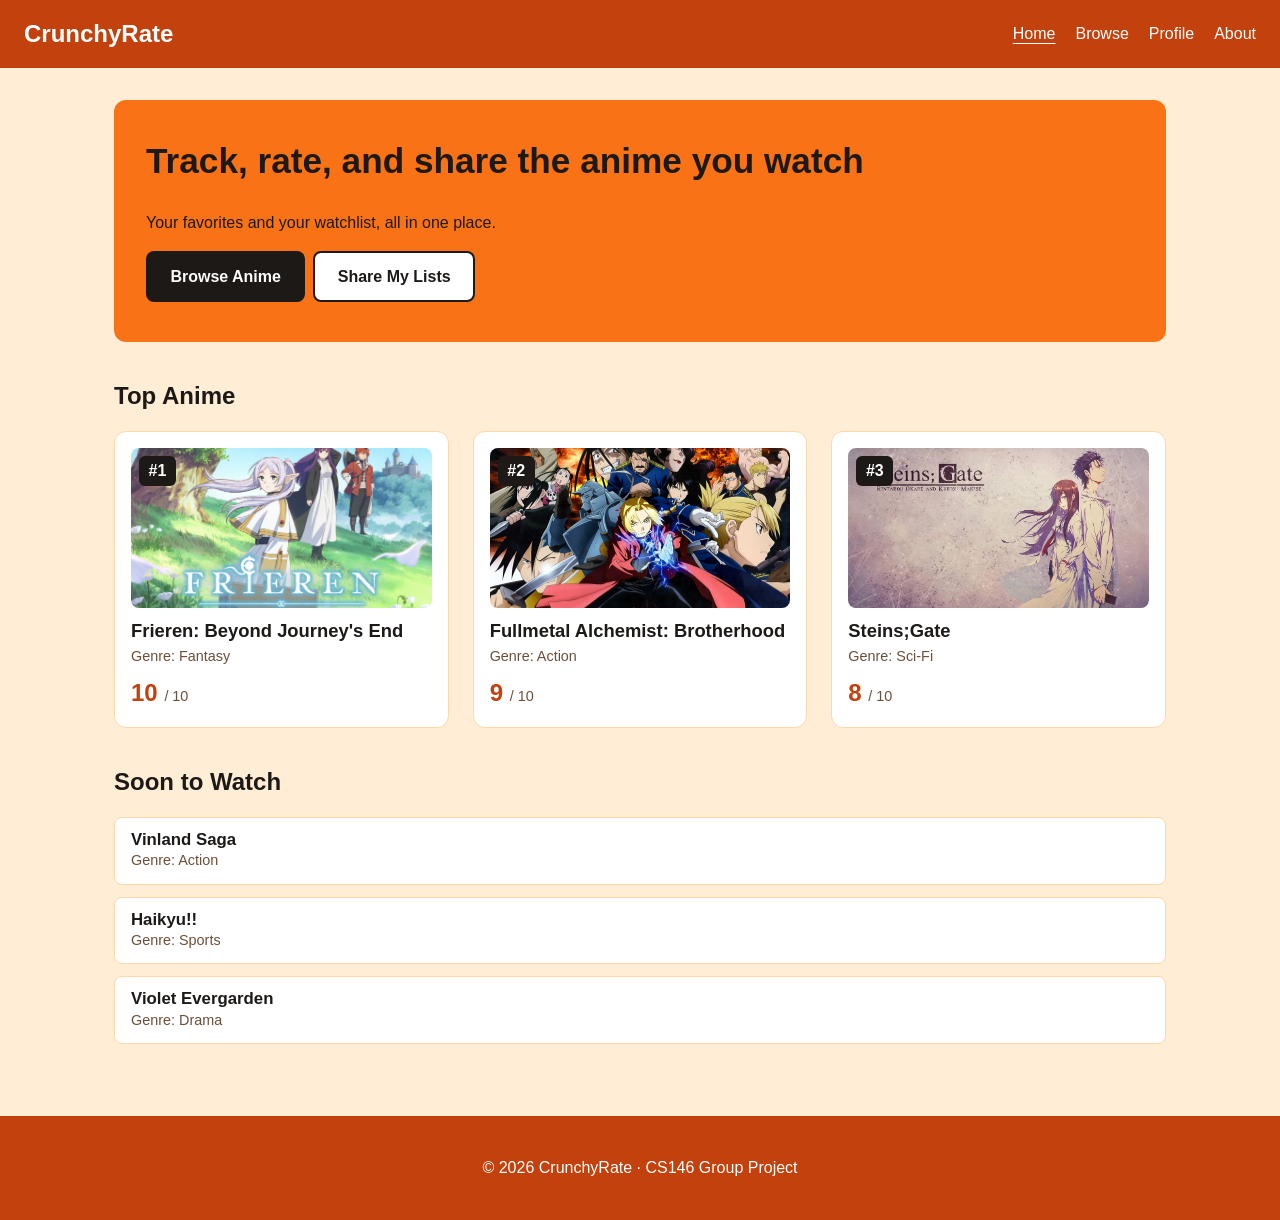
<file: index.html>
<!DOCTYPE html>
<html lang="en">
<head>
  <meta charset="utf-8">
  <meta name="viewport" content="width=device-width, initial-scale=1">
  <title>CrunchyRate - Home</title>
  <link rel="stylesheet" href="styles.css">
</head>
<body>
  <header class="site-header">
    <a class="logo" href="index.html">CrunchyRate</a>
    <nav aria-label="Main navigation">
      <ul class="nav-links">
        <li><a href="index.html" aria-current="page">Home</a></li>
        <li><a href="browse.html">Browse</a></li>
        <li><a href="profile.html">Profile</a></li>
        <li><a href="about.html">About</a></li>
      </ul>
    </nav>
  </header>

  <main>
    <section class="hero">
      <h1>Track, rate, and share the anime you watch</h1>
      <p>Your favorites and your watchlist, all in one place.</p>
      <div class="button-row">
        <a class="button" href="browse.html">Browse Anime</a>
        <!-- User Story 5: Share takes a snapshot of your lists -->
        <a class="button secondary" href="snapshot.html">Share My Lists</a>
      </div>
    </section>

    <!-- User Story 1: top 3 rated anime, highest to lowest -->
    <section aria-labelledby="top-anime-heading">
      <h2 id="top-anime-heading">Top Anime</h2>
      <ol class="card-grid ranked">
        <li class="card">
          <div class="card-art art-1" ><img src="./assets/frieren.jpg" alt="frieren poster"></div>
          <h3>Frieren: Beyond Journey's End</h3>
          <p class="meta">Genre: Fantasy</p>
          <p class="score">10 <span>/ 10</span></p>
        </li>
        <li class="card">
          <div class="card-art art-2" ><img src="./assets/fullmetal.jpg" alt="fullmetal alchemist poster"></div>
          <h3>Fullmetal Alchemist: Brotherhood</h3>
          <p class="meta">Genre: Action</p>
          <p class="score">9 <span>/ 10</span></p>
        </li>
        <li class="card">
          <div class="card-art art-3" ><img src="./assets/steinsgate.jpg" alt="steinsgate poster"></div>
          <h3>Steins;Gate</h3>
          <p class="meta">Genre: Sci-Fi</p>
          <p class="score">8 <span>/ 10</span></p>
        </li>
      </ol>
    </section>

    <!-- User Story 2: watchlist shown on the front page -->
    <section aria-labelledby="soon-heading">
      <h2 id="soon-heading">Soon to Watch</h2>
      <ul class="row-list">
        <li class="row">
          <div class="row-info">
            <h3>Vinland Saga</h3>
            <p class="meta">Genre: Action</p>
          </div>
        </li>
        <li class="row">
          <div class="row-info">
            <h3>Haikyu!!</h3>
            <p class="meta">Genre: Sports</p>
          </div>
        </li>
        <li class="row">
          <div class="row-info">
            <h3>Violet Evergarden</h3>
            <p class="meta">Genre: Drama</p>
          </div>
        </li>
      </ul>
    </section>
  </main>

  <footer class="site-footer">
    <p>&copy; 2026 CrunchyRate &middot; CS146 Group Project</p>
  </footer>
</body>
</html>
</file>
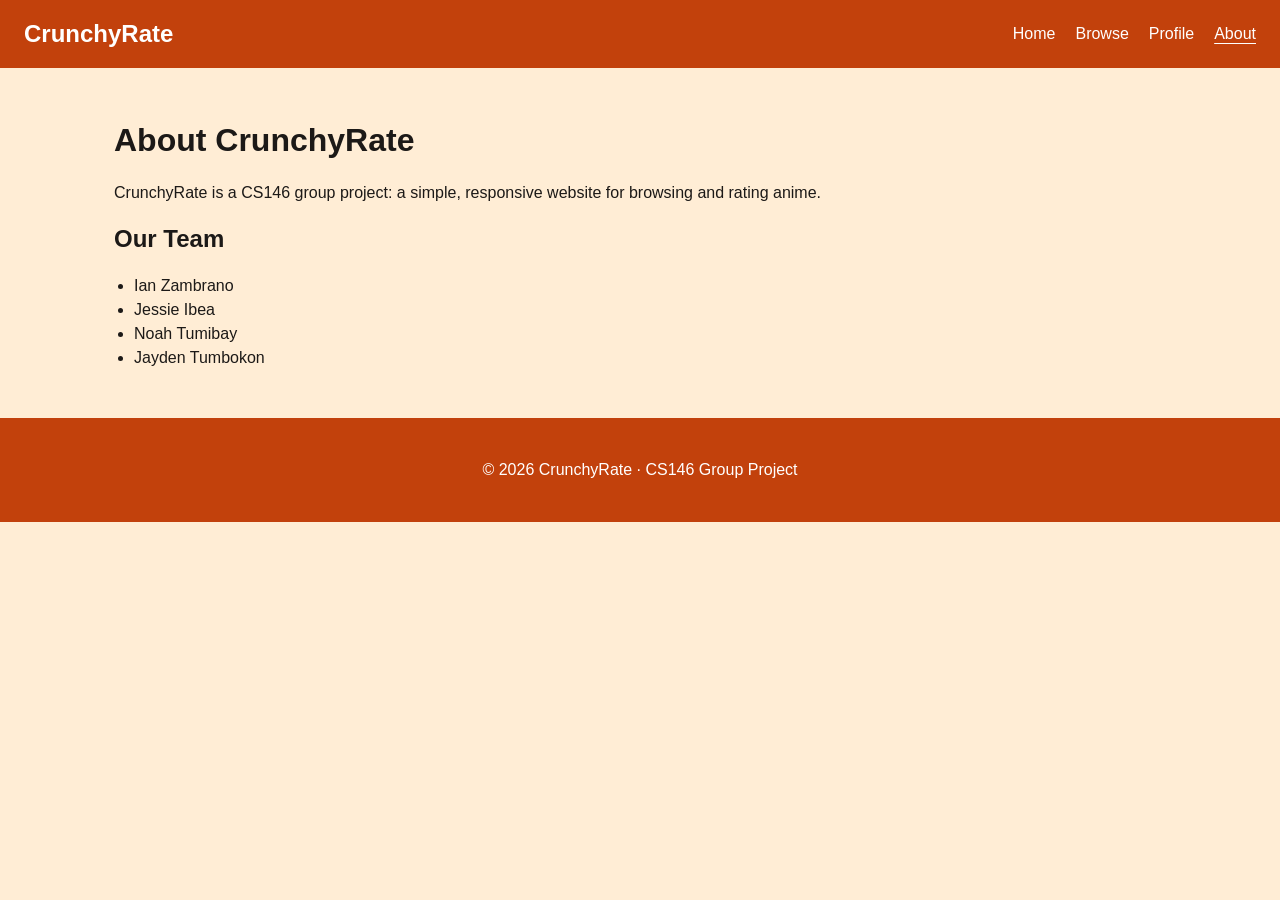
<file: about.html>
<!DOCTYPE html>
<html lang="en">
<head>
  <meta charset="utf-8">
  <meta name="viewport" content="width=device-width, initial-scale=1">
  <title>CrunchyRate - About</title>
  <link rel="stylesheet" href="styles.css">
</head>
<body>
  <header class="site-header">
    <a class="logo" href="index.html">CrunchyRate</a>
    <nav aria-label="Main navigation">
      <ul class="nav-links">
        <li><a href="index.html">Home</a></li>
        <li><a href="browse.html">Browse</a></li>
        <li><a href="profile.html">Profile</a></li>
        <li><a href="about.html" aria-current="page">About</a></li>
      </ul>
    </nav>
  </header>

  <main>
    <h1>About CrunchyRate</h1>
    <p>CrunchyRate is a CS146 group project: a simple, responsive website for browsing and rating anime.</p>

    <h2>Our Team</h2>
    <ul class="team-list">
      <li>Ian Zambrano</li>
      <li>Jessie Ibea</li>
      <li>Noah Tumibay</li>
      <li>Jayden Tumbokon</li>
    </ul>
  </main>

  <footer class="site-footer">
    <p>&copy; 2026 CrunchyRate &middot; CS146 Group Project</p>
  </footer>
</body>
</html>
</file>
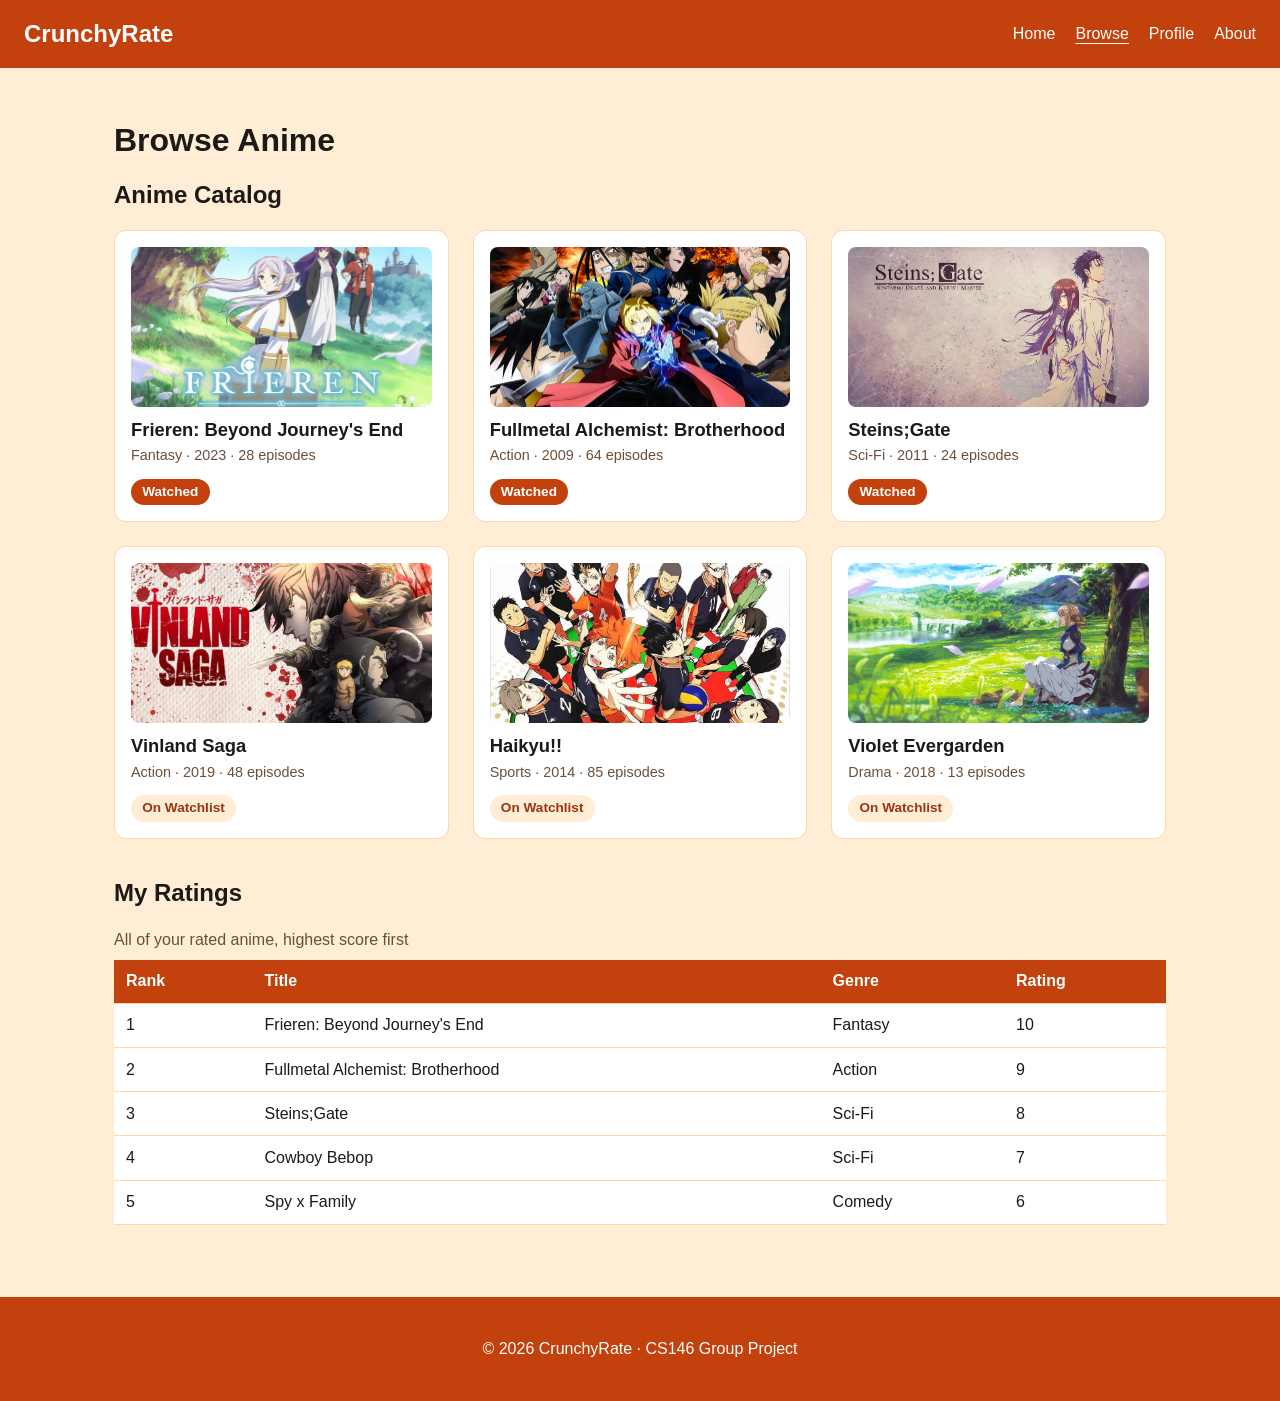
<file: browse.html>
<!DOCTYPE html>
<html lang="en">
<head>
  <meta charset="utf-8">
  <meta name="viewport" content="width=device-width, initial-scale=1">
  <title>CrunchyRate - Browse</title>
  <link rel="stylesheet" href="styles.css">
</head>
<body>
  <header class="site-header">
    <a class="logo" href="index.html">CrunchyRate</a>
    <nav aria-label="Main navigation">
      <ul class="nav-links">
        <li><a href="index.html">Home</a></li>
        <li><a href="browse.html" aria-current="page">Browse</a></li>
        <li><a href="profile.html">Profile</a></li>
        <li><a href="about.html">About</a></li>
      </ul>
    </nav>
  </header>

  <main>
    <h1>Browse Anime</h1>

    <section aria-labelledby="catalog-heading">
      <h2 id="catalog-heading">Anime Catalog</h2>
      <div class="card-grid">
        <article class="card">
          <div class="card-art art-1" ><img src="./assets/frieren.jpg" alt="frieren poster"></div>
          <h3>Frieren: Beyond Journey's End</h3>
          <p class="meta">Fantasy &middot; 2023 &middot; 28 episodes</p>
          <p class="badge watched">Watched</p>
        </article>
        <article class="card">
          <div class="card-art art-2" ><img src="./assets/fullmetal.jpg" alt="fullmetal alchemist poster"></div>
          <h3>Fullmetal Alchemist: Brotherhood</h3>
          <p class="meta">Action &middot; 2009 &middot; 64 episodes</p>
          <p class="badge watched">Watched</p>
        </article>
        <article class="card">
          <div class="card-art art-3" ><img src="./assets/steinsgate.jpg" alt="steinsgate poster"></div>
          <h3>Steins;Gate</h3>
          <p class="meta">Sci-Fi &middot; 2011 &middot; 24 episodes</p>
          <p class="badge watched">Watched</p>
        </article>
        <article class="card">
          <div class="card-art art-4" ><img src="./assets/vinland.jpg" alt="vinland saga poster"></div>
          <h3>Vinland Saga</h3>
          <p class="meta">Action &middot; 2019 &middot; 48 episodes</p>
          <p class="badge">On Watchlist</p>
        </article>
        <article class="card">
          <div class="card-art art-5" ><img src="./assets/haikyuu.jpg" alt="haikyuu poster"></div>
          <h3>Haikyu!!</h3>
          <p class="meta">Sports &middot; 2014 &middot; 85 episodes</p>
          <p class="badge">On Watchlist</p>
        </article>
        <article class="card">
          <div class="card-art art-6" ><img src="./assets/violet.jpg" alt="violetevergarden poster"></div>
          <h3>Violet Evergarden</h3>
          <p class="meta">Drama &middot; 2018 &middot; 13 episodes</p>
          <p class="badge">On Watchlist</p>
        </article>
      </div>
    </section>

    <section aria-labelledby="my-ratings-heading">
      <h2 id="my-ratings-heading">My Ratings</h2>
      <table class="data-table">
        <caption>All of your rated anime, highest score first</caption>
        <thead>
          <tr><th scope="col">Rank</th><th scope="col">Title</th><th scope="col">Genre</th><th scope="col">Rating</th></tr>
        </thead>
        <tbody>
          <tr><td>1</td><td>Frieren: Beyond Journey's End</td><td>Fantasy</td><td>10</td></tr>
          <tr><td>2</td><td>Fullmetal Alchemist: Brotherhood</td><td>Action</td><td>9</td></tr>
          <tr><td>3</td><td>Steins;Gate</td><td>Sci-Fi</td><td>8</td></tr>
          <tr><td>4</td><td>Cowboy Bebop</td><td>Sci-Fi</td><td>7</td></tr>
          <tr><td>5</td><td>Spy x Family</td><td>Comedy</td><td>6</td></tr>
        </tbody>
      </table>
    </section>
  </main>

  <footer class="site-footer">
    <p>&copy; 2026 CrunchyRate &middot; CS146 Group Project</p>
  </footer>
</body>
</html>
</file>
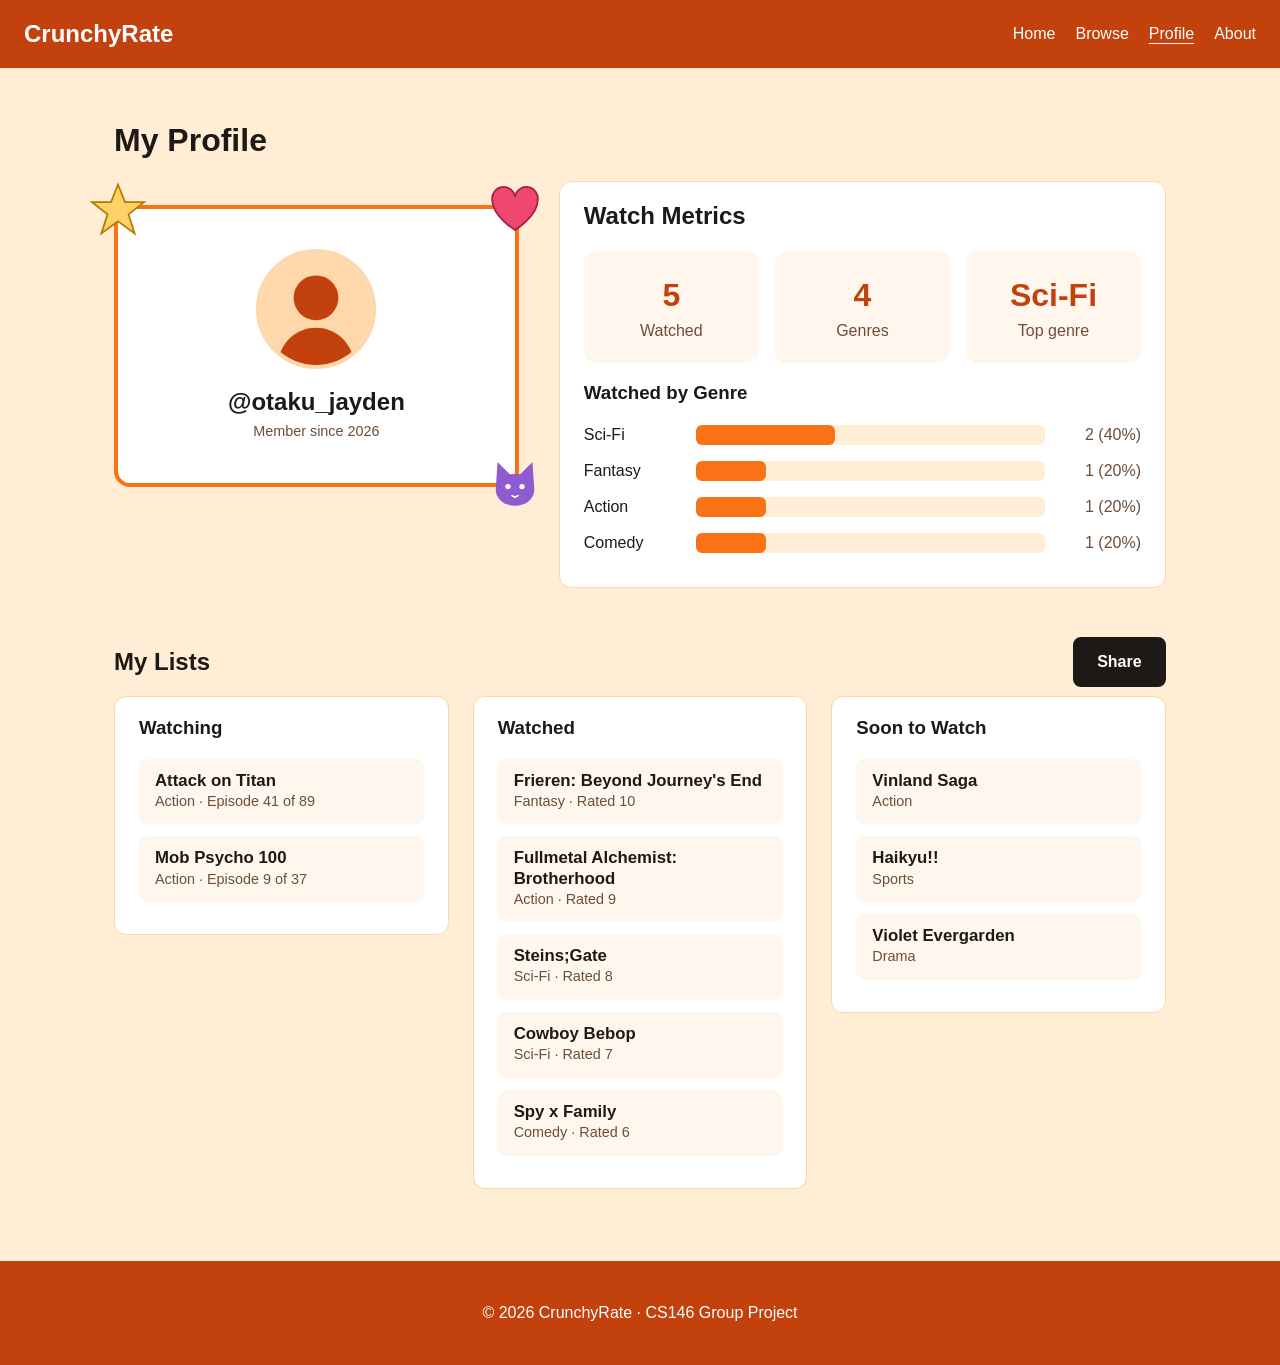
<file: profile.html>
<!DOCTYPE html>
<html lang="en">
<head>
  <meta charset="utf-8">
  <meta name="viewport" content="width=device-width, initial-scale=1">
  <title>CrunchyRate - Profile</title>
  <link rel="stylesheet" href="styles.css">
</head>
<body>
  <header class="site-header">
    <a class="logo" href="index.html">CrunchyRate</a>
    <nav aria-label="Main navigation">
      <ul class="nav-links">
        <li><a href="index.html">Home</a></li>
        <li><a href="browse.html">Browse</a></li>
        <li><a href="profile.html" aria-current="page">Profile</a></li>
        <li><a href="about.html">About</a></li>
      </ul>
    </nav>
  </header>

  <main>
    <h1>My Profile</h1>

    <div class="profile-top">
      <!-- User Story 4: profile picture with uploaded stickers around the border -->
      <section class="profile-card" aria-label="Profile preview">
        <img class="sticker sticker-tl" src="images/sticker-star.svg" alt="Star sticker" width="56" height="56">
        <img class="sticker sticker-tr" src="images/sticker-heart.svg" alt="Heart sticker" width="56" height="56">
        <img class="sticker sticker-br" src="images/sticker-cat.svg" alt="Cat sticker" width="56" height="56">

        <img class="avatar" src="images/avatar.svg" alt="Profile picture of otaku_jayden" width="120" height="120">
        <h2>@otaku_jayden</h2>
        <p class="meta">Member since 2026</p>
      </section>

      <!-- User Story 3: total watched + breakdown by genre (matches the Watched list) -->
      <section class="panel" aria-labelledby="metrics-heading">
        <h2 id="metrics-heading">Watch Metrics</h2>
        <div class="stat-row">
          <div class="stat">
            <p class="stat-value">5</p>
            <p class="stat-label">Watched</p>
          </div>
          <div class="stat">
            <p class="stat-value">4</p>
            <p class="stat-label">Genres</p>
          </div>
          <div class="stat">
            <p class="stat-value">Sci-Fi</p>
            <p class="stat-label">Top genre</p>
          </div>
        </div>

        <h3>Watched by Genre</h3>
        <ul class="bar-chart">
          <li>
            <span class="bar-label">Sci-Fi</span>
            <span class="bar"><span class="bar-fill w-40"></span></span>
            <span class="bar-count">2 (40%)</span>
          </li>
          <li>
            <span class="bar-label">Fantasy</span>
            <span class="bar"><span class="bar-fill w-20"></span></span>
            <span class="bar-count">1 (20%)</span>
          </li>
          <li>
            <span class="bar-label">Action</span>
            <span class="bar"><span class="bar-fill w-20"></span></span>
            <span class="bar-count">1 (20%)</span>
          </li>
          <li>
            <span class="bar-label">Comedy</span>
            <span class="bar"><span class="bar-fill w-20"></span></span>
            <span class="bar-count">1 (20%)</span>
          </li>
        </ul>
      </section>
    </div>

    <section aria-labelledby="lists-heading">
      <div class="page-title">
        <h2 id="lists-heading">My Lists</h2>
        <a class="button" href="snapshot.html">Share</a>
      </div>

      <div class="list-columns">
        <section class="panel" aria-labelledby="watching-heading">
          <h3 id="watching-heading">Watching</h3>
          <ul class="row-list">
            <li class="row"><div class="row-info"><h4>Attack on Titan</h4><p class="meta">Action &middot; Episode 41 of 89</p></div></li>
            <li class="row"><div class="row-info"><h4>Mob Psycho 100</h4><p class="meta">Action &middot; Episode 9 of 37</p></div></li>
          </ul>
        </section>

        <section class="panel" aria-labelledby="watched-heading">
          <h3 id="watched-heading">Watched</h3>
          <ul class="row-list">
            <li class="row"><div class="row-info"><h4>Frieren: Beyond Journey's End</h4><p class="meta">Fantasy &middot; Rated 10</p></div></li>
            <li class="row"><div class="row-info"><h4>Fullmetal Alchemist: Brotherhood</h4><p class="meta">Action &middot; Rated 9</p></div></li>
            <li class="row"><div class="row-info"><h4>Steins;Gate</h4><p class="meta">Sci-Fi &middot; Rated 8</p></div></li>
            <li class="row"><div class="row-info"><h4>Cowboy Bebop</h4><p class="meta">Sci-Fi &middot; Rated 7</p></div></li>
            <li class="row"><div class="row-info"><h4>Spy x Family</h4><p class="meta">Comedy &middot; Rated 6</p></div></li>
          </ul>
        </section>

        <section class="panel" aria-labelledby="soon-heading">
          <h3 id="soon-heading">Soon to Watch</h3>
          <ul class="row-list">
            <li class="row"><div class="row-info"><h4>Vinland Saga</h4><p class="meta">Action</p></div></li>
            <li class="row"><div class="row-info"><h4>Haikyu!!</h4><p class="meta">Sports</p></div></li>
            <li class="row"><div class="row-info"><h4>Violet Evergarden</h4><p class="meta">Drama</p></div></li>
          </ul>
        </section>
      </div>
    </section>
  </main>

  <footer class="site-footer">
    <p>&copy; 2026 CrunchyRate &middot; CS146 Group Project</p>
  </footer>
</body>
</html>
</file>
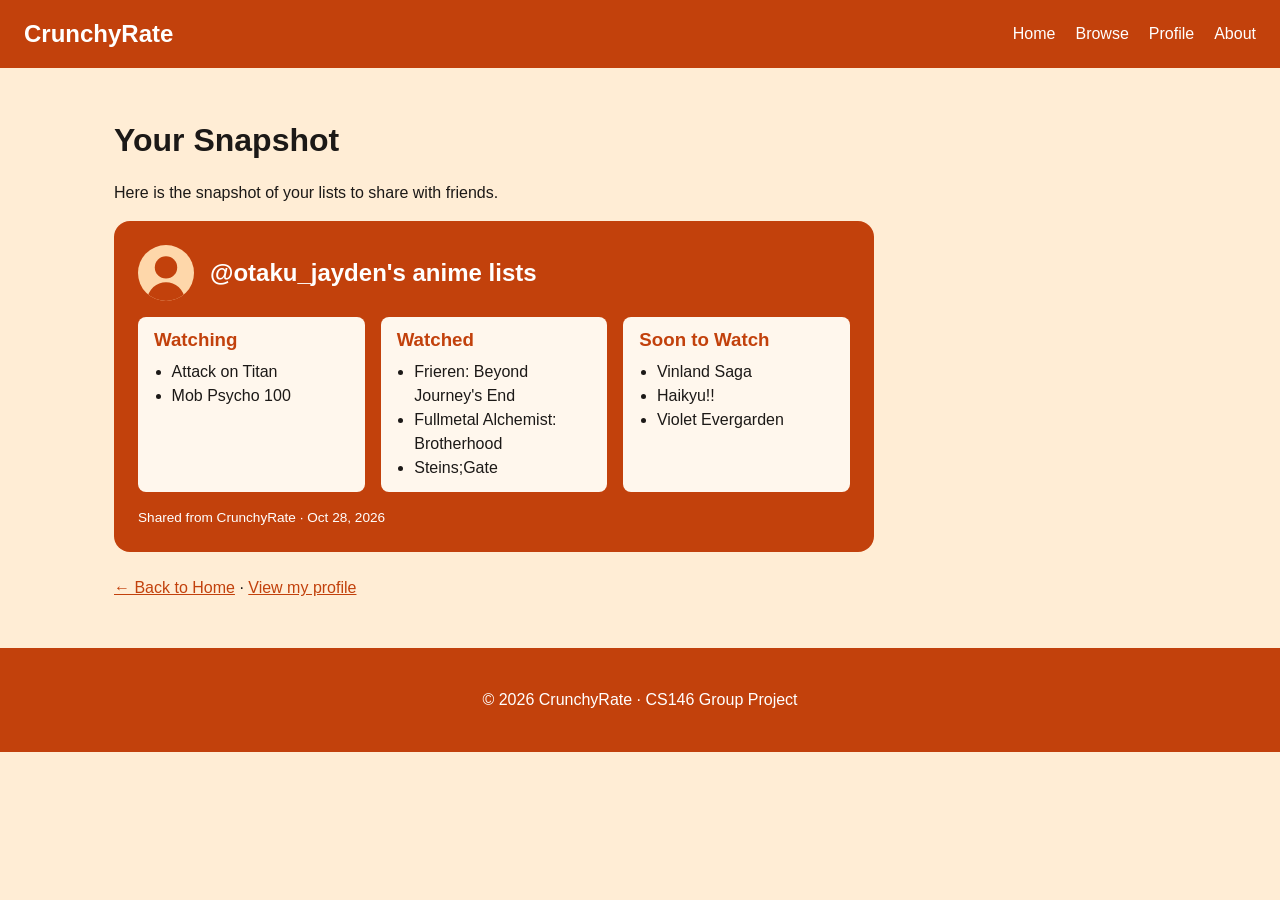
<file: snapshot.html>
<!DOCTYPE html>
<html lang="en">
<head>
  <meta charset="utf-8">
  <meta name="viewport" content="width=device-width, initial-scale=1">
  <title>CrunchyRate - List Snapshot</title>
  <link rel="stylesheet" href="styles.css">
</head>
<body>
  <header class="site-header">
    <a class="logo" href="index.html">CrunchyRate</a>
    <nav aria-label="Main navigation">
      <ul class="nav-links">
        <li><a href="index.html">Home</a></li>
        <li><a href="browse.html">Browse</a></li>
        <li><a href="profile.html">Profile</a></li>
        <li><a href="about.html">About</a></li>
      </ul>
    </nav>
  </header>

  <main>
    <h1>Your Snapshot</h1>
    <p>Here is the snapshot of your lists to share with friends.</p>

    <!-- User Story 5: snapshot shows the username and a few titles from each list -->
    <article class="snapshot">
      <header class="snapshot-header">
        <img src="images/avatar.svg" alt="Profile picture of otaku_jayden" width="56" height="56">
        <h2>@otaku_jayden's anime lists</h2>
      </header>
      <div class="snapshot-columns">
        <section>
          <h3>Watching</h3>
          <ul>
            <li>Attack on Titan</li>
            <li>Mob Psycho 100</li>
          </ul>
        </section>
        <section>
          <h3>Watched</h3>
          <ul>
            <li>Frieren: Beyond Journey's End</li>
            <li>Fullmetal Alchemist: Brotherhood</li>
            <li>Steins;Gate</li>
          </ul>
        </section>
        <section>
          <h3>Soon to Watch</h3>
          <ul>
            <li>Vinland Saga</li>
            <li>Haikyu!!</li>
            <li>Violet Evergarden</li>
          </ul>
        </section>
      </div>
      <p class="snapshot-footer">Shared from CrunchyRate &middot; Oct 28, 2026</p>
    </article>

    <p><a href="index.html">&larr; Back to Home</a> &middot; <a href="profile.html">View my profile</a></p>
  </main>

  <footer class="site-footer">
    <p>&copy; 2026 CrunchyRate &middot; CS146 Group Project</p>
  </footer>
</body>
</html>
</file>
<file: styles.css>
/* ===== Colors ===== */
:root {
  --orange-dark: #c2410c;   /* header, footer, table headings */
  --orange: #f97316;        /* hero, bars, profile border */
  --orange-light: #ffedd5;  /* page background */
  --orange-pale: #fff7ed;   /* list rows, stat boxes */
  --border: #fed7aa;
  --text: #1c1917;
  --text-muted: #6b4f3a;
  --white: #ffffff;
}

/* ===== Base ===== */
* {
  box-sizing: border-box;
}

body {
  margin: 0;
  font-family: "Segoe UI", Helvetica, Arial, sans-serif;
  line-height: 1.5;
  color: var(--text);
  background-color: var(--orange-light);
}

a {
  color: var(--orange-dark);
}

img {
  max-width: 100%;
}

main {
  max-width: 1100px;
  margin: 0 auto;
  padding: 2rem 1.5rem;
}

main > section {
  margin-bottom: 2.5rem;
}

h1, h2, h3, h4 {
  line-height: 1.2;
}

.meta {
  margin: 0;
  font-size: 0.9rem;
  color: var(--text-muted);
}

/* ===== Header / Footer ===== */
.site-header {
  display: flex;
  justify-content: space-between;
  align-items: center;
  gap: 1rem;
  padding: 1rem 1.5rem;
  background-color: var(--orange-dark);
}

.logo {
  font-size: 1.5rem;
  font-weight: bold;
  color: var(--white);
  text-decoration: none;
}

.nav-links {
  display: flex;
  flex-wrap: wrap;
  gap: 0.5rem 1.25rem;
  margin: 0;
  padding: 0;
  list-style: none;
}

.nav-links a {
  color: var(--white);
  text-decoration: none;
}

.nav-links a:hover,
.nav-links a[aria-current="page"] {
  text-decoration: underline;
  text-underline-offset: 4px;
}

.site-footer {
  padding: 1.5rem;
  text-align: center;
  color: var(--white);
  background-color: var(--orange-dark);
}

/* ===== Hero ===== */
.hero {
  padding: 2.5rem 2rem;
  border-radius: 12px;
  background-color: var(--orange);
}

.hero h1 {
  margin-top: 0;
  font-size: 2.2rem;
}

/* ===== Buttons ===== */
.button-row {
  display: flex;
  flex-wrap: wrap;
  gap: 0.5rem;
}

.button {
  display: inline-block;
  padding: 0.7rem 1.4rem;
  border: 2px solid var(--text);
  border-radius: 8px;
  font-weight: bold;
  color: var(--white);
  background-color: var(--text);
  text-decoration: none;
}

.button:hover {
  color: var(--text);
  background-color: var(--white);
}

.button.secondary {
  color: var(--text);
  background-color: var(--white);
}

.button.secondary:hover {
  background-color: var(--orange-pale);
}

/* ===== Cards ===== */
.card-grid {
  display: grid;
  grid-template-columns: repeat(3, 1fr);
  gap: 1.5rem;
  margin: 0;
  padding: 0;
  list-style: none;
}

.card,
.panel,
.stat {
  border: 1px solid var(--border);
  border-radius: 12px;
  background-color: var(--white);
}

.card {
  padding: 1rem;
}

.card h2,
.card h3 {
  margin: 0.75rem 0 0.25rem;
  font-size: 1.15rem;
}

.card-art {
  width: 100%;
  height: 160px;
  border-radius: 8px;
  overflow: hidden;
}

.card-art img {
  width: 100%;
  height: 100%;
  object-fit: cover;
  display: block;
}

/* Placeholder cover colors until real cover images are added */
.art-1 { background-color: #fdba74; }
.art-2 { background-color: #fb923c; }
.art-3 { background-color: #f97316; }
.art-4 { background-color: #ea580c; }
.art-5 { background-color: #fed7aa; }
.art-6 { background-color: #9a3412; }

.score {
  margin: 0.5rem 0 0;
  font-size: 1.5rem;
  font-weight: bold;
  color: var(--orange-dark);
}

.score span {
  font-size: 0.9rem;
  font-weight: normal;
  color: var(--text-muted);
}

/* Watch status label on catalog cards */
.badge {
  display: inline-block;
  margin: 0.75rem 0 0;
  padding: 0.2rem 0.7rem;
  border-radius: 999px;
  font-size: 0.85rem;
  font-weight: bold;
  color: #9a3412;
  background-color: var(--orange-light);
}

.badge.watched {
  color: var(--white);
  background-color: var(--orange-dark);
}

/* Rank badge (#1, #2, #3) on the Top Anime list */
.ranked {
  counter-reset: rank;
}

.ranked .card {
  position: relative;
  counter-increment: rank;
}

.ranked .card::before {
  content: "#" counter(rank);
  position: absolute;
  top: 1.5rem;
  left: 1.5rem;
  padding: 0.2rem 0.6rem;
  border-radius: 6px;
  font-weight: bold;
  color: var(--white);
  background-color: var(--text);
}

/* ===== Panels and row lists ===== */
.panel {
  padding: 1.25rem 1.5rem;
}

.panel > :first-child {
  margin-top: 0;
}

.row-list {
  margin: 0;
  padding: 0;
  list-style: none;
}

.row {
  padding: 0.75rem 1rem;
  margin-bottom: 0.75rem;
  border: 1px solid var(--border);
  border-radius: 8px;
  background-color: var(--white);
}

.panel .row {
  border: none;
  background-color: var(--orange-pale);
}

.row h3,
.row h4 {
  margin: 0;
  font-size: 1.05rem;
}

.page-title {
  display: flex;
  justify-content: space-between;
  align-items: center;
  gap: 1rem;
}

.list-columns {
  display: grid;
  grid-template-columns: repeat(3, 1fr);
  gap: 1.5rem;
  align-items: start;
}

/* ===== Table ===== */
.data-table {
  width: 100%;
  border-collapse: collapse;
  background-color: var(--white);
}

.data-table caption {
  padding-bottom: 0.5rem;
  text-align: left;
  color: var(--text-muted);
}

.data-table th,
.data-table td {
  padding: 0.6rem 0.75rem;
  border-bottom: 1px solid var(--border);
  text-align: left;
}

.data-table th {
  color: var(--white);
  background-color: var(--orange-dark);
}

/* ===== Metrics ===== */
.stat-row {
  display: grid;
  grid-template-columns: repeat(3, 1fr);
  gap: 1rem;
}

.panel .stat {
  border: none;
  background-color: var(--orange-pale);
}

.stat {
  padding: 1.25rem;
  text-align: center;
}

.stat p {
  margin: 0;
}

.stat-value {
  font-size: 2rem;
  font-weight: bold;
  color: var(--orange-dark);
}

.stat-label {
  color: var(--text-muted);
}

.bar-chart {
  margin: 0;
  padding: 0;
  list-style: none;
}

.bar-chart li {
  display: grid;
  grid-template-columns: 6rem 1fr 5rem;
  align-items: center;
  gap: 1rem;
  margin-bottom: 0.75rem;
}

.bar {
  display: block;
  height: 1.25rem;
  border-radius: 6px;
  background-color: var(--orange-light);
}

.bar-fill {
  display: block;
  height: 100%;
  border-radius: 6px;
  background-color: var(--orange);
}

/* Bar widths are percentages of total anime watched */
.w-20 { width: 20%; }
.w-40 { width: 40%; }
.w-60 { width: 60%; }
.w-80 { width: 80%; }
.w-100 { width: 100%; }

.bar-count {
  text-align: right;
  color: var(--text-muted);
}

/* ===== Profile ===== */
.profile-top {
  display: grid;
  grid-template-columns: 1fr 1.5fr;
  gap: 2.5rem;
  align-items: start;
  margin-bottom: 2.5rem;
}

.profile-card {
  position: relative;
  max-width: 420px;
  width: 100%;
  margin: 1.5rem auto 0;
  padding: 2.5rem 1.5rem;
  border: 4px solid var(--orange);
  border-radius: 16px;
  text-align: center;
  background-color: var(--white);
}

.profile-card h2 {
  margin: 0.75rem 0 0.25rem;
}

.avatar {
  border-radius: 50%;
  border: 4px solid var(--border);
}

/* Stickers sit on top of the profile border */
.sticker {
  position: absolute;
  width: 56px;
  height: 56px;
}

.sticker-tl { top: -28px; left: -28px; }
.sticker-tr { top: -28px; right: -28px; }
.sticker-br { bottom: -28px; right: -28px; }

/* ===== Snapshot ===== */
.snapshot {
  max-width: 760px;
  padding: 1.5rem;
  margin-bottom: 1.5rem;
  border-radius: 16px;
  color: var(--white);
  background-color: var(--orange-dark);
}

.snapshot-header {
  display: flex;
  align-items: center;
  gap: 1rem;
}

.snapshot-header img {
  border-radius: 50%;
}

.snapshot-header h2 {
  margin: 0;
}

.snapshot-columns {
  display: grid;
  grid-template-columns: repeat(3, 1fr);
  gap: 1rem;
  margin-top: 1rem;
}

.snapshot-columns section {
  padding: 0.75rem 1rem;
  border-radius: 8px;
  color: var(--text);
  background-color: var(--orange-pale);
}

.snapshot-columns h3 {
  margin: 0 0 0.5rem;
  color: var(--orange-dark);
}

.snapshot-columns ul {
  margin: 0;
  padding-left: 1.1rem;
}

.snapshot-footer {
  margin: 1rem 0 0;
  font-size: 0.85rem;
}

/* ===== About ===== */
.team-list {
  padding-left: 1.25rem;
}

/* ===== Tablet (≤ 900px) ===== */
@media (max-width: 900px) {
  .card-grid {
    grid-template-columns: repeat(2, 1fr);
  }

  .list-columns {
    grid-template-columns: 1fr;
  }

  .profile-top {
    grid-template-columns: minmax(0, 1fr);
  }

  .hero h1 {
    font-size: 1.8rem;
  }
}

/* ===== Phone (≤ 600px) ===== */
@media (max-width: 600px) {
  main {
    padding: 1.5rem 1rem;
  }

  .site-header {
    flex-direction: column;
  }

  .nav-links {
    justify-content: center;
    gap: 0.5rem 1rem;
  }

  .card-grid,
  .snapshot-columns {
    grid-template-columns: 1fr;
  }

  .hero {
    padding: 1.5rem 1.25rem;
  }

  .hero h1 {
    font-size: 1.5rem;
  }

  .stat {
    padding: 0.75rem 0.25rem;
  }

  .stat-value {
    font-size: 1.15rem;
    white-space: nowrap;
  }

  .bar-chart li {
    grid-template-columns: 4.5rem 1fr 4rem;
    gap: 0.5rem;
  }

  /* Smaller stickers pulled inside the card so they don't cause horizontal scroll */
  .sticker {
    width: 44px;
    height: 44px;
  }

  .sticker-tl { top: -16px; left: -6px; }
  .sticker-tr { top: -16px; right: -6px; }
  .sticker-br { bottom: -16px; right: -6px; }

  .data-table th,
  .data-table td {
    padding: 0.5rem 0.4rem;
    font-size: 0.9rem;
  }
}
</file>
